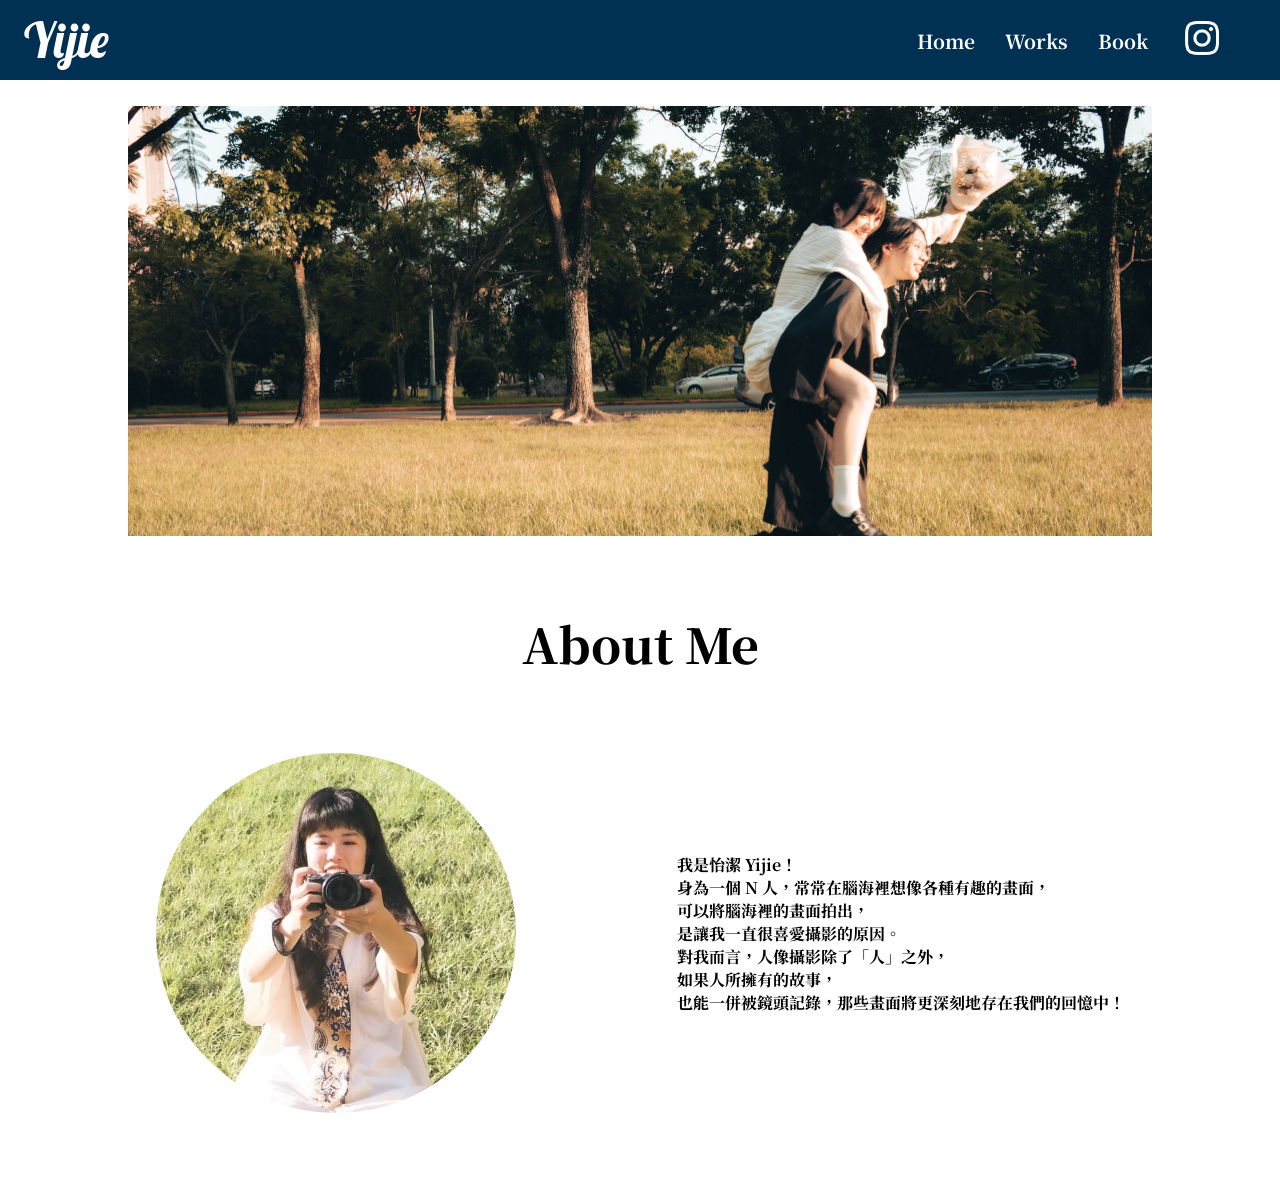
<file: index.html>
<!DOCTYPE html>
    <head>
        <meta charset="UTF-8" />
        <meta name="viewport" content="width=device-width, initial-scale=1.0"/>
        <title>Yijie</title>
        <link rel="stylesheet" href="style.CSS" />
        <link rel="stylesheet" href="https://cdnjs.cloudflare.com/ajax/libs/font-awesome/4.7.0/css/font-awesome.min.css">
        <link rel="preconnect" href="https://fonts.googleapis.com">
        <link rel="preconnect" href="https://fonts.gstatic.com" crossorigin>
        <link href="https://fonts.googleapis.com/css2?family=Lobster&family=Noto+Serif+TC:wght@200..900&family=Pacifico&display=swap" rel="stylesheet">
        <script src="main.js"></script>
    </head>
    <body>
        <header>
            <div class="title">
                <a href="index.html">Yijie</a>
            </div>

            <input type="checkbox" id="menu_control">
            <label for="menu_control" class="menuBtn"></label>

            <div class="nav">
                <div class="nav_item">
                    <a href="index.html">Home</a>
                </div>
                <div class="nav_item">
                    <a href="works.html">Works</a>
                </div>
                <div class="nav_item">
                    <a href="https://forms.gle/PP2oy3hwgQuXnarc6" target="_blank">Book</a>
                </div>
                <div class="nav_item">
                    <a href="https://www.instagram.com/_ph.j1_?igsh=MWg1aDdjZXB0enppOQ==" target="_blank">
                        <img src="ig_icon.png" class="ig_icon">
                    </a>
                </div>
            </div>
        </header>
        <div class="cover">
            <img src="portraits/當我們不在一起/8.jpg" class="cover_img">
        </div>
        <div class="intro_title">
            <p>About Me</p>
        </div>
        <div class="intro">
            <div class="intro_img">
                <img src="home/avatar.JPEG" class="self_img">
            </div>
            <div class="intro_word">
                <p>我是怡潔 Yijie！</p>
                <p class="web">身為一個 N 人，常常在腦海裡想像各種有趣的畫面，</p>
                <p class="mobile">身為一個 N 人，</p>
                <p class="mobile">常常在腦海裡想像各種有趣的畫面，</p>
                <p>可以將腦海裡的畫面拍出，</p>
                <p>是讓我一直很喜愛攝影的原因。</p>
                <p>對我而言，人像攝影除了「人」之外，</p>
                <p>如果人所擁有的故事，</p>
                <p class="web">也能一併被鏡頭記錄，那些畫面將更深刻地存在我們的回憶中！</p>
                <p class="mobile">也能一併被鏡頭記錄，</p>
                <p class="mobile">那些畫面將更深刻地存在我們的回憶中！</p>
            </div>
        </div>
    </body>
</html>
</file>
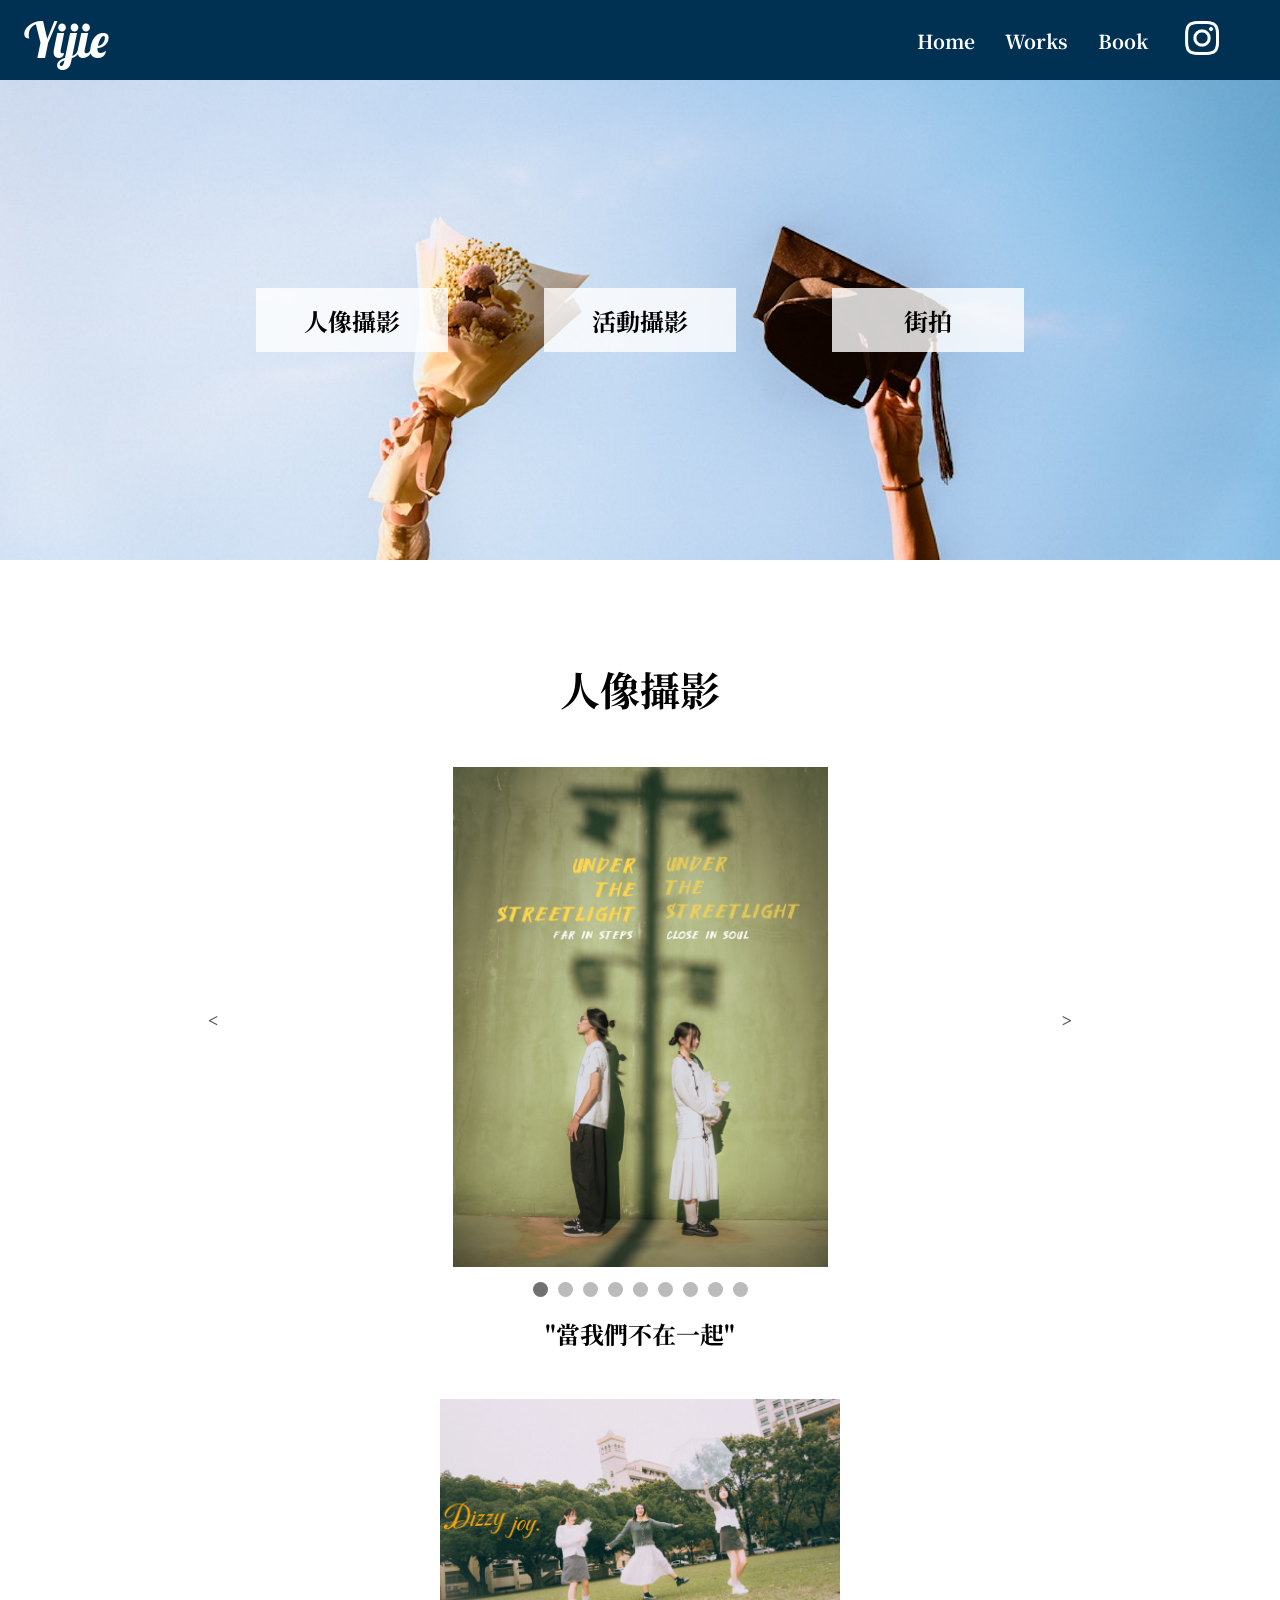
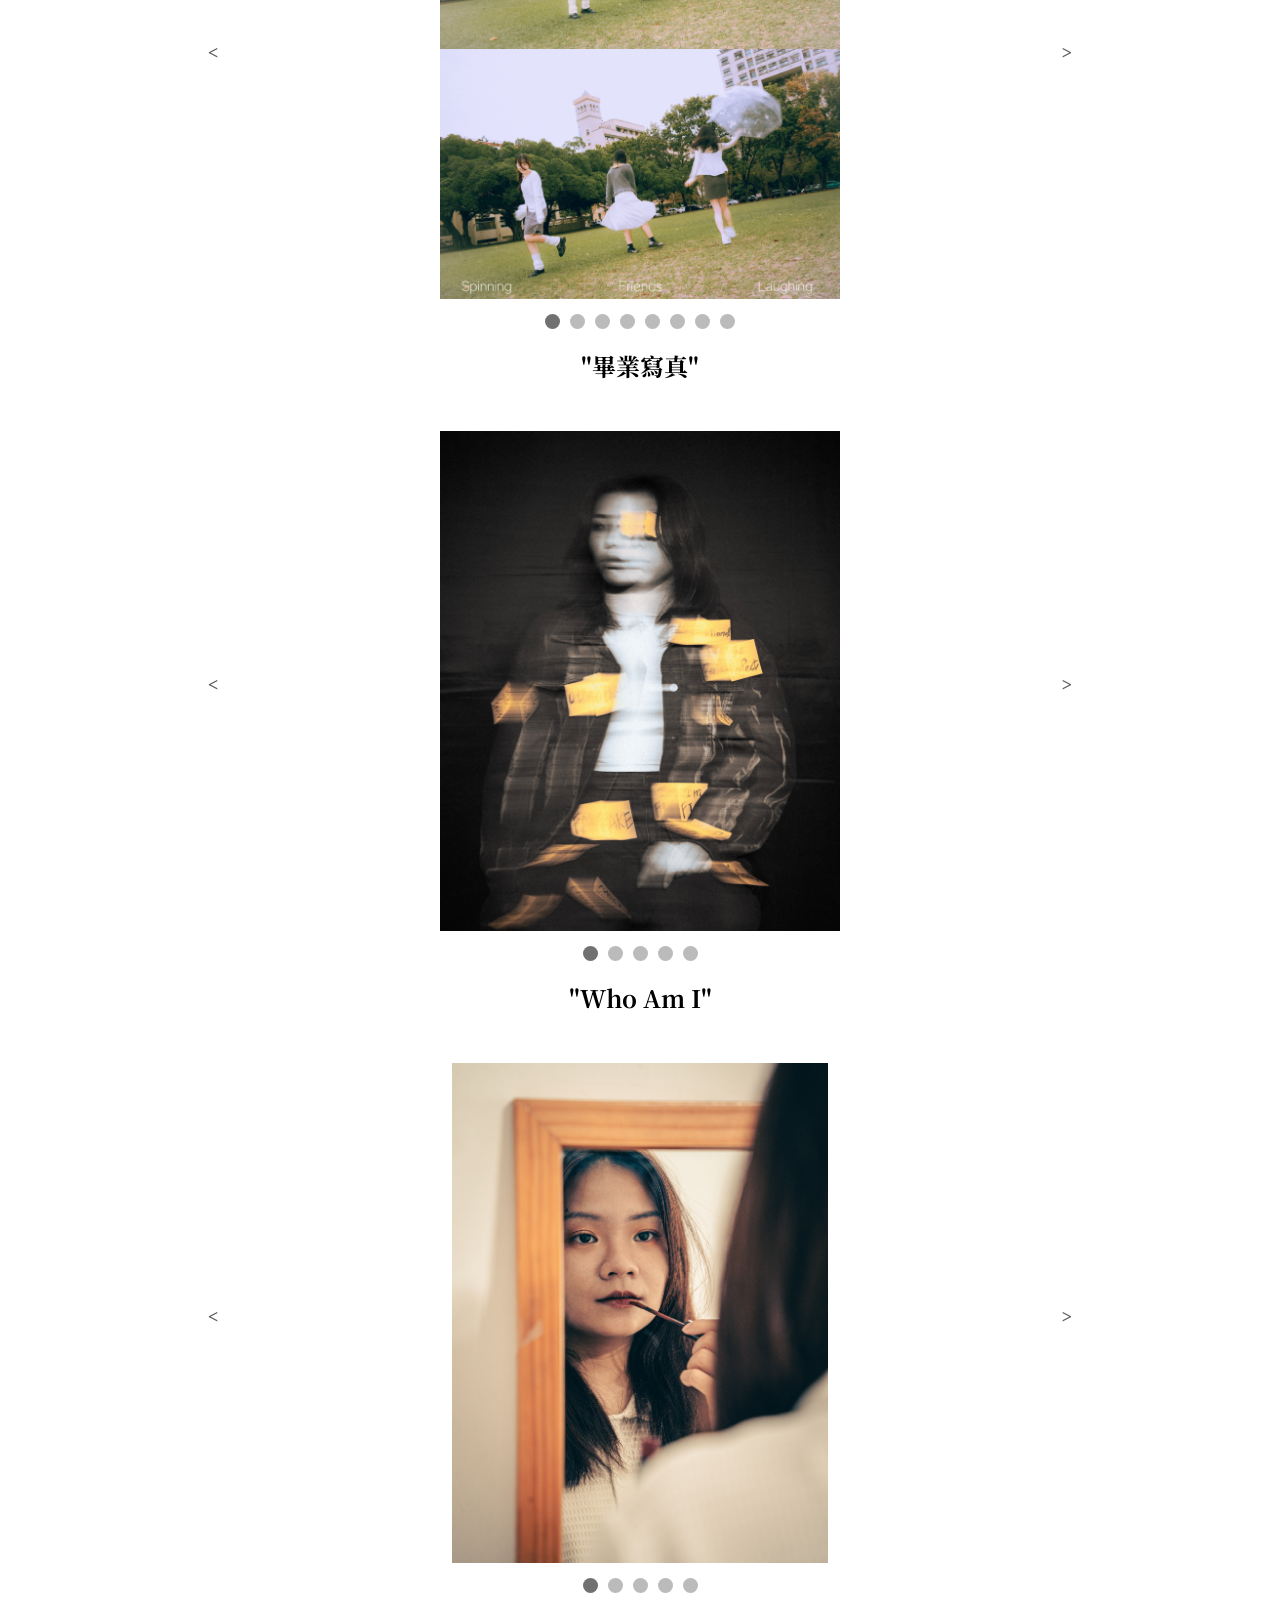
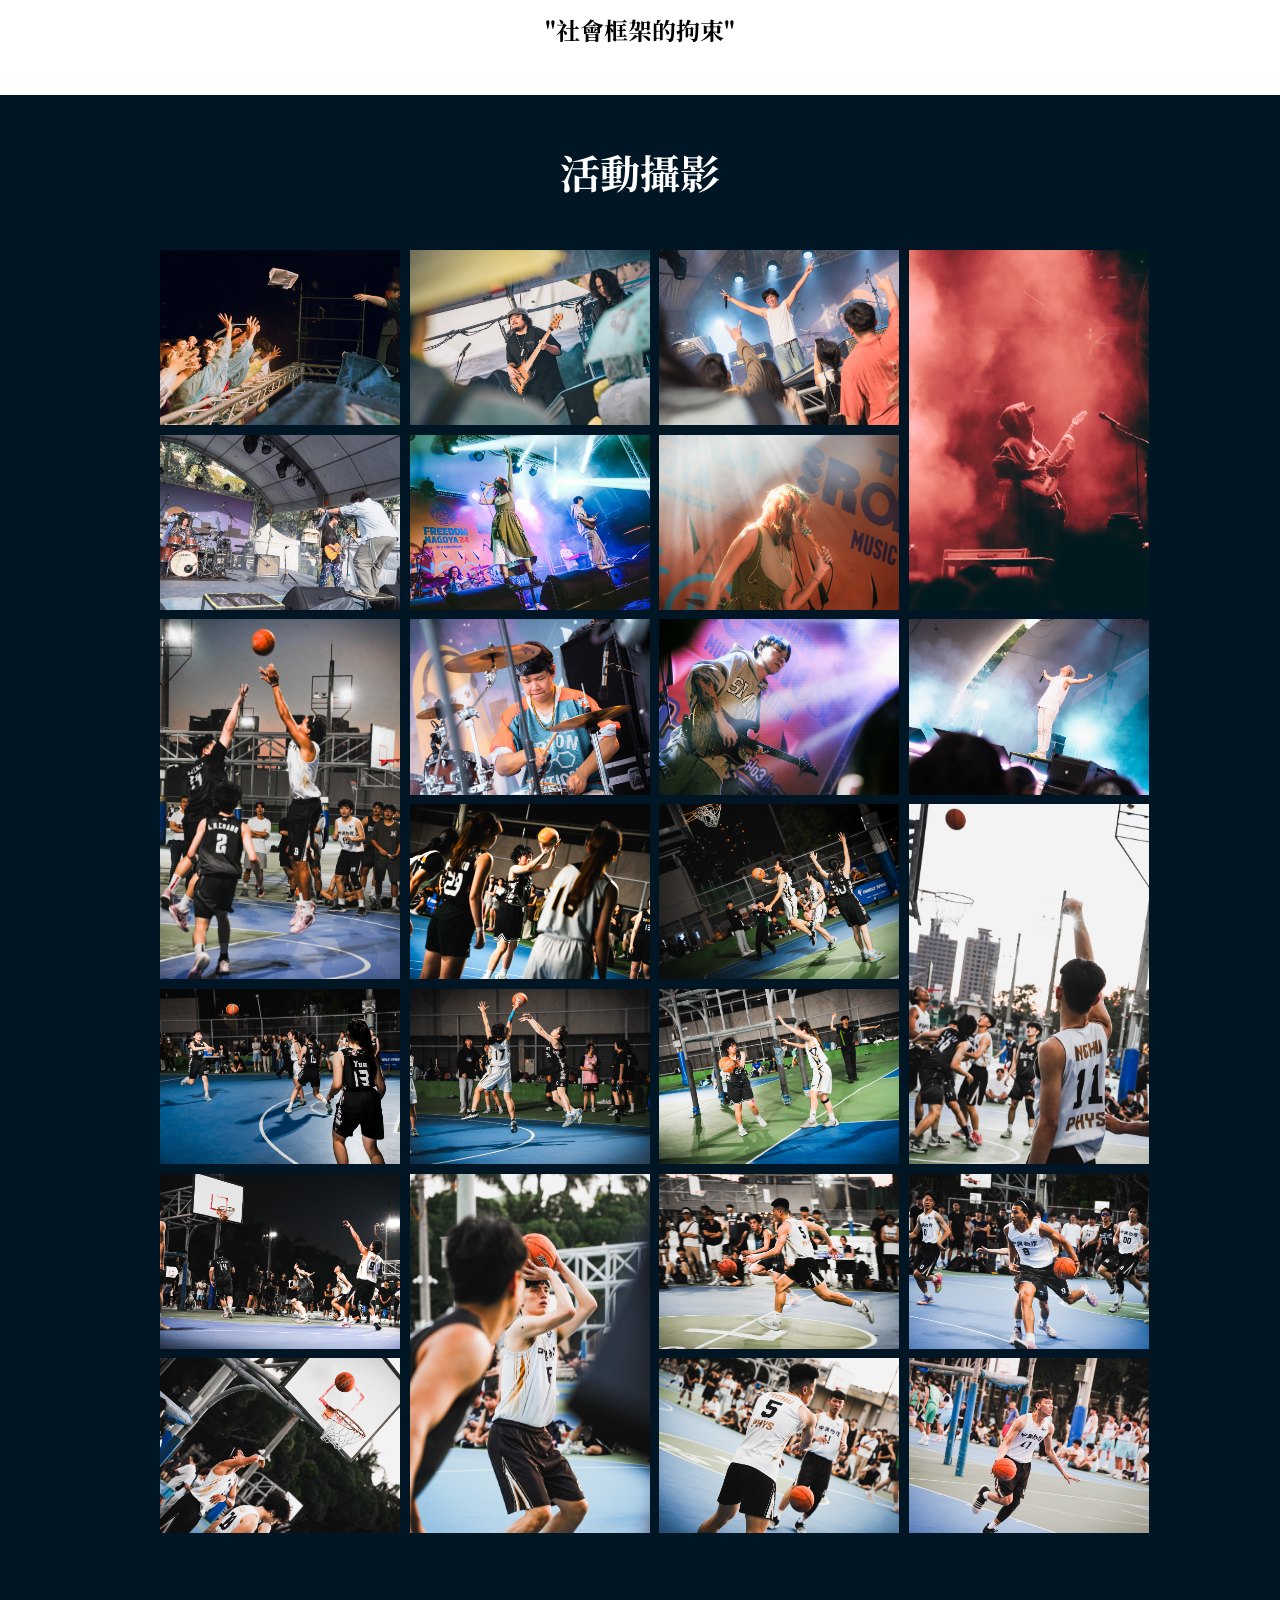
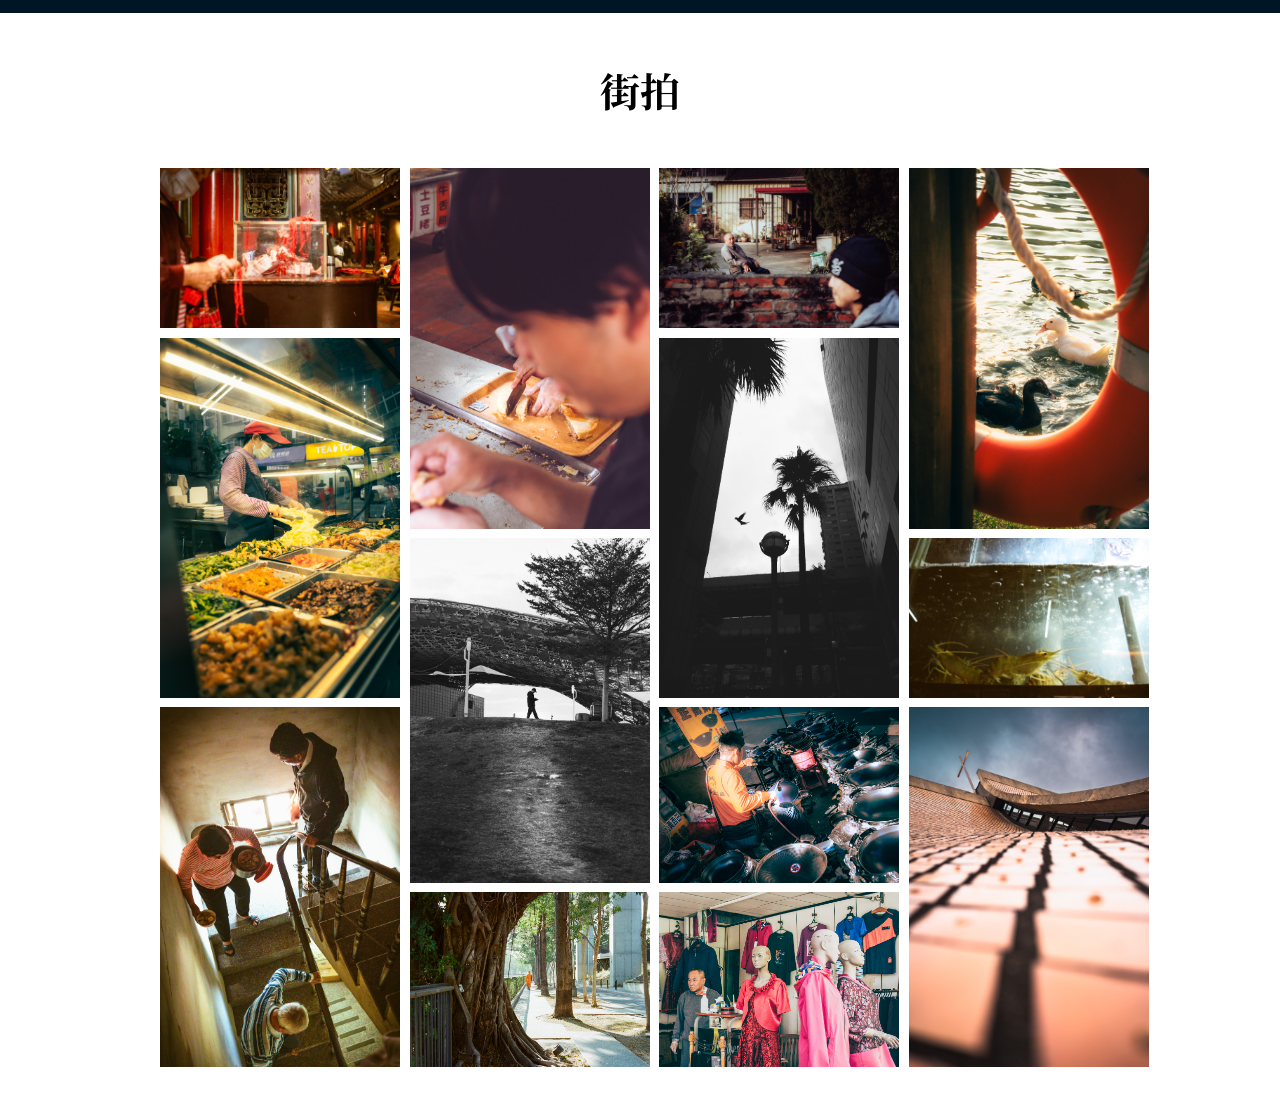
<file: works.html>
<!DOCTYPE html>
    <head>
        <meta charset="UTF-8" />
        <meta name="viewport" content="width=device-width, initial-scale=1.0"/>
        <title>Yijie | Works</title>
        <link rel="stylesheet" href="style.CSS" />
        <link rel="stylesheet" href="https://cdnjs.cloudflare.com/ajax/libs/font-awesome/4.7.0/css/font-awesome.min.css">
        <link rel="preconnect" href="https://fonts.googleapis.com">
        <link rel="preconnect" href="https://fonts.gstatic.com" crossorigin>
        <link href="https://fonts.googleapis.com/css2?family=Lobster&family=Noto+Serif+TC:wght@200..900&family=Pacifico&display=swap" rel="stylesheet">
        <script src="main.js"></script>
    </head>
    <body>
        <header>
            <div class="title">
                <a href="index.html">Yijie</a>
            </div>

            <input type="checkbox" id="menu_control">
            <label for="menu_control" class="menuBtn"></label>

            <div class="nav">
                <div class="nav_item">
                    <a href="index.html">Home</a>
                </div>
                <div class="nav_item">
                    <a href="works.html">Works</a>
                </div>
                <div class="nav_item">
                    <a href="https://forms.gle/PP2oy3hwgQuXnarc6" target="_blank">Book</a>
                </div>
                <div class="nav_item">
                    <a href="https://www.instagram.com/_ph.j1_?igsh=MWg1aDdjZXB0enppOQ==" target="_blank">
                        <img src="ig_icon.png" class="ig_icon">
                    </a>
                </div>
            </div>
        </header>
        <div class="theme">
            <div class="works_theme">
                <a href="#portraits">人像攝影</a>
            </div>
            <div class="works_theme">
                <a href="#activity">活動攝影</a>
            </div>
            <div class="works_theme">
                <a href="#street">街拍</a>
            </div>
        </div>
        <div class="portraits">
            <div class="theme_title">
                <p id="portraits">人像攝影</p>
            </div>
            <div class="slide">
                <div class="slide_a">
                    <img class="a" src="portraits/當我們不在一起/1.jpg">
                </div>
                <div class="slide_a">
                    <img class="a" src="portraits/當我們不在一起/2.jpg">
                </div>
                <div class="slide_a">
                    <img class="a" src="portraits/當我們不在一起/3.jpg">
                </div>
                <div class="slide_a">
                    <img class="b" src="portraits/當我們不在一起/4.jpg">
                </div>
                <div class="slide_a">
                    <img class="b" src="portraits/當我們不在一起/5.jpg">
                </div>
                <div class="slide_a">
                    <img class="b" src="portraits/當我們不在一起/6.jpg">
                </div>
                <div class="slide_a">
                    <img class="a" src="portraits/當我們不在一起/7.jpg">
                </div>
                <div class="slide_a">
                    <img class="b" src="portraits/當我們不在一起/8.jpg">
                </div>
                <div class="slide_a">
                    <img class="a" src="portraits/當我們不在一起/9.jpg">
                </div>
                <a class="prev" onclick="Plus(0,-1)"><</a>
                <a class="next" onclick="Plus(0,1)">></a>
            </div>
            <div class="dot-container" style="text-align:center; margin: 15px;">
                <span class="dot" onclick="Current(0,1)"></span>
                <span class="dot" onclick="Current(0,2)"></span>
                <span class="dot" onclick="Current(0,3)"></span>
                <span class="dot" onclick="Current(0,4)"></span>
                <span class="dot" onclick="Current(0,5)"></span>
                <span class="dot" onclick="Current(0,6)"></span>
                <span class="dot" onclick="Current(0,7)"></span>
                <span class="dot" onclick="Current(0,8)"></span>
                <span class="dot" onclick="Current(0,9)"></span>
            </div>
            <div class="topic">
                <p>"當我們不在一起"</p>
            </div>
            <div class="slide">
                <div class="slide_b">
                    <img class="a" src="portraits/畢業寫真/1.jpg">
                </div>
                <div class="slide_b">
                    <img class="a" src="portraits/畢業寫真/2.jpg">
                </div>
                <div class="slide_b">
                    <img class="a" src="portraits/畢業寫真/3.jpg">
                </div>
                <div class="slide_b">
                    <img class="a" src="portraits/畢業寫真/4.jpg">
                </div>
                <div class="slide_b">
                    <img class="a" src="portraits/畢業寫真/5.jpg">
                </div>
                <div class="slide_b">
                    <img class="a" src="portraits/畢業寫真/6.jpg">
                </div>
                <div class="slide_b">
                    <img class="a" src="portraits/畢業寫真/7.jpg">
                </div>
                <div class="slide_b">
                    <img class="a" src="portraits/畢業寫真/8.jpg">
                </div>
                <a class="prev" onclick="Plus(1,-1)"><</a>
                <a class="next" onclick="Plus(1,1)">></a>
            </div>
            <div class="dot-container" style="text-align:center; margin: 15px;">
                <span class="dot" onclick="Current(1,1)"></span>
                <span class="dot" onclick="Current(1,2)"></span>
                <span class="dot" onclick="Current(1,3)"></span>
                <span class="dot" onclick="Current(1,4)"></span>
                <span class="dot" onclick="Current(1,5)"></span>
                <span class="dot" onclick="Current(1,6)"></span>
                <span class="dot" onclick="Current(1,7)"></span>
                <span class="dot" onclick="Current(1,8)"></span>
            </div>
            <div class="topic">
                <p>"畢業寫真"</p>
            </div>
            <div class="slide">
                <div class="slide_c">
                    <img class="a" src="portraits/Who_am_I/1.jpg">
                </div>
                <div class="slide_c">
                    <img class="a" src="portraits/Who_am_I/2.jpg">
                </div>
                <div class="slide_c">
                    <img class="a" src="portraits/Who_am_I/3.jpg">
                </div>
                <div class="slide_c">
                    <img class="a" src="portraits/Who_am_I/4.jpg">
                </div>
                <div class="slide_c">
                    <img class="a" src="portraits/Who_am_I/5.jpg">
                </div>
                <a class="prev" onclick="Plus(2,-1)"><</a>
                <a class="next" onclick="Plus(2,1)">></a>
            </div>
            <div class="dot-container" style="text-align:center; margin: 15px;">
                <span class="dot" onclick="Current(2,1)"></span>
                <span class="dot" onclick="Current(2,2)"></span>
                <span class="dot" onclick="Current(2,3)"></span>
                <span class="dot" onclick="Current(2,4)"></span>
                <span class="dot" onclick="Current(2,5)"></span>
            </div>
            <div class="topic">
                <p>"Who Am I"</p>
            </div>
            <div class="slide">
                <div class="slide_d">
                    <img class="a" src="portraits/社會框架的拘束/1.jpg">
                </div>
                <div class="slide_d">
                    <img class="a" src="portraits/社會框架的拘束/2.jpg">
                </div>
                <div class="slide_d">
                    <img class="a" src="portraits/社會框架的拘束/3.jpg">
                </div>
                <div class="slide_d">
                    <img class="a" src="portraits/社會框架的拘束/4.jpg">
                </div>
                <div class="slide_d">
                    <img class="a" src="portraits/社會框架的拘束/5.jpg">
                </div>
                <a class="prev" onclick="Plus(3,-1)"><</a>
                <a class="next" onclick="Plus(3,1)">></a>
            </div>
            <div class="dot-container" style="text-align:center; margin: 15px;">
                <span class="dot" onclick="Current(3,1)"></span>
                <span class="dot" onclick="Current(3,2)"></span>
                <span class="dot" onclick="Current(3,3)"></span>
                <span class="dot" onclick="Current(3,4)"></span>
                <span class="dot" onclick="Current(3,5)"></span>
            </div>
            <div class="topic">
                <p>"社會框架的拘束"</p>
            </div>
        </div>
        <div class="activity">
            <div class="theme_title">
                <p id="activity">活動攝影</p>
            </div>
            <div class="grid">
                <figure class="grid_item">
                    <img src="activity/湖畔/1.jpg">
                </figure>
                <figure class="grid_item">
                    <img src="activity/湖畔/2.jpg">
                </figure>
                <figure class="grid_item">
                    <img src="activity/湖畔/3.jpg">
                </figure>
                <figure class="grid_item_straight">
                    <img src="activity/湖畔/4.jpg">
                </figure>
                <figure class="grid_item">
                    <img src="activity/湖畔/5.jpg">
                </figure>
                <figure class="grid_item">
                    <img src="activity/湖畔/6.jpg">
                </figure>
                <figure class="grid_item">
                    <img src="activity/湖畔/7.jpg">
                </figure>
                <figure class="grid_item_straight">
                    <img src="activity/球賽/7.jpg">
                </figure>
                <figure class="grid_item">
                    <img src="activity/湖畔/8.jpg">
                </figure>
                <figure class="grid_item">
                    <img src="activity/湖畔/9.jpg">
                </figure>
                <figure class="grid_item">
                    <img src="activity/湖畔/10.jpg">
                </figure>
                <figure class="grid_item">
                    <img src="activity/球賽/1.jpg">
                </figure>
                <figure class="grid_item">
                    <img src="activity/球賽/2.jpg">
                </figure>
                <figure class="grid_item_straight">
                    <img src="activity/球賽/10.jpg">
                </figure>
                <figure class="grid_item">
                    <img src="activity/球賽/3.jpg">
                </figure>
                <figure class="grid_item">
                    <img src="activity/球賽/4.jpg">
                </figure>
                <figure class="grid_item">
                    <img src="activity/球賽/5.jpg">
                </figure>
                <figure class="grid_item">
                    <img src="activity/球賽/6.jpg">
                </figure>
                <figure class="grid_item_straight">
                    <img src="activity/球賽/13.jpg">
                </figure>
                <figure class="grid_item">
                    <img src="activity/球賽/8.jpg">
                </figure>
                <figure class="grid_item">
                    <img src="activity/球賽/9.jpg">
                </figure>
                <figure class="grid_item">
                    <img src="activity/球賽/11.jpg">
                </figure>
                <figure class="grid_item">
                    <img src="activity/球賽/12.jpg">
                </figure>
                <figure class="grid_item">
                    <img src="activity/球賽/14.jpg">
                </figure>
            </div>
        </div>
        <div class="street">
            <div class="theme_title">
                <p id="street">街拍</p>
            </div>
            <div class="grid">
                <figure class="grid_item">
                    <img src="street/2.jpg">
                </figure>
                <figure class="grid_item_straight">
                    <img src="street/1.jpg">
                </figure>
                <figure class="grid_item">
                    <img src="street/7.jpg">
                </figure>
                <figure class="grid_item_straight">
                    <img src="street/3.jpg">
                </figure>
                <figure class="grid_item_straight">
                    <img src="street/4.jpg">
                </figure>
                <figure class="grid_item_straight">
                    <img src="street/5.jpg">
                </figure>
                <figure class="grid_item_straight">
                    <img src="street/6.jpg">
                </figure>
                <figure class="grid_item">
                    <img src="street/8.jpg">
                </figure>
                <figure class="grid_item_straight">
                    <img src="street/11.jpg">
                </figure>
                <figure class="grid_item">
                    <img src="street/9.jpg">
                </figure>
                <figure class="grid_item_straight">
                    <img src="street/12.jpg">
                </figure>
                <figure class="grid_item">
                    <img src="street/10.jpg">
                </figure>
                <figure class="grid_item">
                    <img src="street/13.jpg">
                </figure>
            </div>
        </div>
    </body>
</html>
</file>
<file: style.CSS>
* {
    margin: 0;    
    box-sizing: border-box;
}

html, body {
    max-width: 100%;
    position: relative;
    overflow-x: hidden;
}
 
.stop-scrolling {
    height: 100vh;
    overflow: hidden;
}

header {
    background-color: #003153;
    height: 80px;
    display: flex;
    justify-content: space-between;
    align-items: center;
    padding: 16px 24px;
    position: sticky;
    top: 0;
    z-index: 1000;
    max-width: 100%;
}

.menuBtn {
    cursor: pointer;
    position: relative;
    width: 48px;
    height: 48px;
    top: 22px;
    right: 20px;
    display: none;
    -webkit-tap-highlight-color:transparent;
    outline: none;
}

.menuBtn::before {
    content: "";
    position: absolute;
    background-color: white;
    height: 2px;
    width: 36px;
    box-shadow: 0px 12px 0px white, 0px -12px 0px white;
    right: 0;
}

#menu_control {
    display: none;
    outline: none;
}

.title {
    display: flex;
    font-size: 3rem;
    font-family: "Lobster", sans-serif;
    text-decoration: none;
    align-items: center;
}

.title a {
    display: block;
    color: white;
    text-decoration: none;
    outline: none;
    -webkit-tap-highlight-color: rgba(0,0,0,0) !important;
    -webkit-focus-ring-color: rgba(0,0,0,0) !important;
}

.nav {
    display: flex;
}

.nav_item {
    display: flex;
    font-size: 1.2rem;
    font-family: "Noto Serif TC", serif;
    font-weight: bold;
    padding-right: 30px;
    text-decoration: none;
    align-items: center;
}

.nav_item a {
    display: block;
    color: white;
    text-decoration: none;
    outline: none;
    -webkit-tap-highlight-color: rgba(0,0,0,0) !important;
    -webkit-focus-ring-color: rgba(0,0,0,0) !important;
}

.ig_icon {
    width: 48px;
    height: 48px;
}

.cover {
    display: flex;
    justify-content: center;
    align-items: center;
    background-repeat: no-repeat;
    background-image: url(home/home_cover.jpg);
    background-size: 100%;
    margin: 2% 10%;
}

.cover_img {
    padding-top: 2%;
    width: 60%;
    opacity: 0%;
}

.intro_title {
    display: flex;
    justify-content: center;
    align-items: center;
    font-family: "Noto Serif TC", serif;
    font-weight: 800;
    font-size: 3rem;
    color: black;
    text-align: center;
    padding: 3rem;
}

.intro {
    display: flex;
    justify-content: center;
    align-items: center;
    padding: 1.5rem 5rem 5rem 0;
}

.intro_img {
    display:flex;
    justify-content: center;
    align-items: center;
}

.self_img {
    border: solid white;
    width: 70%;
    border-radius: 50%;
}

.intro_word {
    font-family: "Noto Serif TC", serif;
    font-weight: bold;
    font-size: 1rem;
    margin-left: 5rem;
}

.mobile {
    display: none;
}

.theme {
    display: flex;
    justify-content: center;
    align-items: center;
    padding: 160px 0px 160px 0px;
    background-image: url(home/works_cover.jpeg);
    background-position: center 95%;
    background-size: 100%;
}

.works_theme {
    display: flex;
    justify-content: center;
    align-items: center;
    width:15%;
    font-family: "Noto Serif TC", serif;
    font-weight: bold;
    font-size: 1.5rem;
    color: black;
    text-align: center;
    padding: 1rem;
    margin: 3rem;
    height: 4rem;
    background-color: rgba(255, 255, 255, 0.8);
}

.works_theme a {
    display: block;
    color: black;
    text-decoration: none;
}

.works {
    display: flex;
    justify-content: center;
    align-items: center;
    padding-top:100px;
}

.theme_title {
    display: flex;
    justify-content: center;
    align-items: center;
    font-family: "Noto Serif TC", serif;
    font-weight: bold;
    font-size: 2.5rem;
    color: black;
    text-align: center;
}

.theme_title p {
    display: block;
    color: black;
    text-decoration: none;
    padding-bottom: 50px;
}

.portraits {
    display: block;
    text-align: center;
    padding-top:100px;
    background-color: #ffffff;
}

.topic {
    display: flex;
    justify-content: center;
    align-items: center;
    font-family: "Noto Serif TC", serif;
    font-weight: bold;
    font-size: 1.5rem;
    color: black;
    text-align: center;
    padding-bottom: 3rem;
}

.slide {
    max-height: 500px;
    position: relative;
    margin: auto;
}

.slide_a, .slide_b, .slide_c, .slide_d {
    display: none;
}

.a, .b {
    height: 100%;
    width: auto;
    max-height: 500px;
    object-fit: contain;
}

.slide a {
    display: block;
    color: rgba(0, 0, 0, 0.656);
    text-decoration: none;
}

.prev, .next {
    cursor: pointer;
    position: absolute;
    top: 50%;
    width: auto;
    padding: 16px;
    margin-top: -22px;
    color: rgba(0, 0, 0, 0.656);
    font-weight: bold;
    font-size: 18px;
    transition: 0.6s ease;
    border-radius: 0 3px 3px 0;
    user-select: none;
}

.prev {
    left: 15%;
    border-radius: 3px 3px 3px 3px;
}

.next {
    right: 15%;
    border-radius: 3px 3px 3px 3px;
}

.prev:hover, .next:hover {
    background-color: rgba(255, 255, 255, 0.3);
}

.dot {
    cursor: pointer;
    height: 15px;
    width: 15px;
    margin: 0 3px;
    background-color: #bbb;
    border-radius: 50%;
    display: inline-block;
    transition: background-color 0.6s ease;
}

.dot.active {
    background-color: #717171;
}

.activity {
    background-color: #001625;
    padding: 3rem 0 5rem 0;
}

#activity {
    color: white;
}

.street {
    background-color: white;
    padding: 3rem 0;
}

#street {
    color: black;
}

.grid {
    display: grid;
    grid-template-columns: 25% 25% 25% 25%;
    grid-auto-flow: dense;
    max-width: 100%;
    padding: 0 10rem;
    gap: 0.6rem;
}

.grid_item_straight {
    grid-row: span 2;
    grid-column: auto;
}

.grid_item, .grid_item_straight {
    width: 100%;
    height: 100%;
}

.grid_item img, .grid_item_straight img {
    width: 100%;
    height: 100%;
    object-fit: cover;
    display: block;
}

/* RWD */
@media screen and (max-width: 768px) {
    header {
        height: 50px;
        padding: 16px 24px;
    }
    .title {
        font-size: 1.5rem;
    }
    .title a {
        -webkit-tap-highlight-color: rgba(0,0,0,0) !important;
        -webkit-focus-ring-color: rgba(0,0,0,0) !important;
    }
    .nav {
        position:absolute;
        flex-direction: column;
        background-color: rgba(0, 49, 83, 0.8);
        backdrop-filter: blur(10px);
        -webkit-backdrop-filter: blur(10px);
        top: 50px;
        width: 70%;
        height: calc(100vh - 50px);
        padding: 0px;
        right: -100%;
        transition: right 0.8s ease-in-out;
        z-index: 999;
    }
    .nav_item a {
        color: white;
        padding: 24px 32px;
        text-shadow: 0px 2px 4px rbga(0, 0, 0, 0.6);
        -webkit-tap-highlight-color: rgba(0,0,0,0) !important;
        -webkit-focus-ring-color: rgba(0,0,0,0) !important;
    }
    .menuBtn {
        display: block;
        width: 20px;
        height: 20px;
        top: 11px;
        right: 3px;
    }
    .menuBtn::before {
        content: "";
        position: absolute;
        background-color: white;
        height: 2px;
        width: 28px;
        box-shadow: 0px 10px 0px white, 0px -10px 0px white;
        right: 0;
    }
    #menu_control:checked ~ .nav {
        right: 0px;
    }
    #menu_control:checked ~ body {
        overflow-y: hidden;
    }
    body {
        overflow-x: hidden;
    }
    .stop-scrolling {
        height: 100vh;
        overflow: hidden;
    }
    .cover {
        width: 100%;
        margin: 0%;
    }
    .cover_img {
        padding-top: 0%;
        width: 100%;
        opacity: 100%
    }
    .intro_title {
        font-size: 1.8rem;
        padding-bottom: 0;
    }
    .intro {
        justify-content: center;
        flex-direction: column;
        padding: 1.2rem;
    }
    .self_img {
        width:80%;
    }
    .intro_word {
        padding: 2rem 1rem;
        font-size: 0.8rem;
        margin-left: 0;
    }
    .intro_word p {
        margin: 0 0 1rem 0;
    }
    .web {
        display: none;
    }
    .mobile {
        display: flex;
    }
    .theme {
        justify-content: center;
        flex-direction: column;
        padding: 40px 0px 40px 0px;
        background-position: 55% bottom;
        background-size: 190%;
        width: 100%;
    }
    .works_theme {
        width: 40%;
        font-family: "Noto Serif TC", serif;
        font-weight: bold;
        font-size: 1rem;
        color: black;
        text-align: center;
        padding: 1rem;
        margin: 1rem;
        height: 4rem;
        display: flex;
        justify-content: center;
        align-items: center;
    }
    .theme_title {
        font-size: 2rem;
    }
    .portraits {
        padding-top: 60px;
    }
    #portraits, #activity, #street {
        font-size: 1.5rem;
        padding-bottom: 25px;
    }
    .topic {
        font-size: 1rem;
    }
    .slide {
        max-width: 90%;
        height: 350px;
        display: flex;
        justify-content: center;
        align-items: center;
    }
    .a {
        height: 100%;
        width: auto;
        max-height: 350px;
        object-fit: contain;
    }
    .b {
        width: 100%;
        height: auto;
        object-fit: contain;
    }
    .prev {
        left: 0px;
    }

    .next {
        right: 0px;
    }

    .grid {
        grid-template-columns: 50% 50%;
        padding: 0 3rem;
        gap: 0.3rem;
    }
}
</file>
